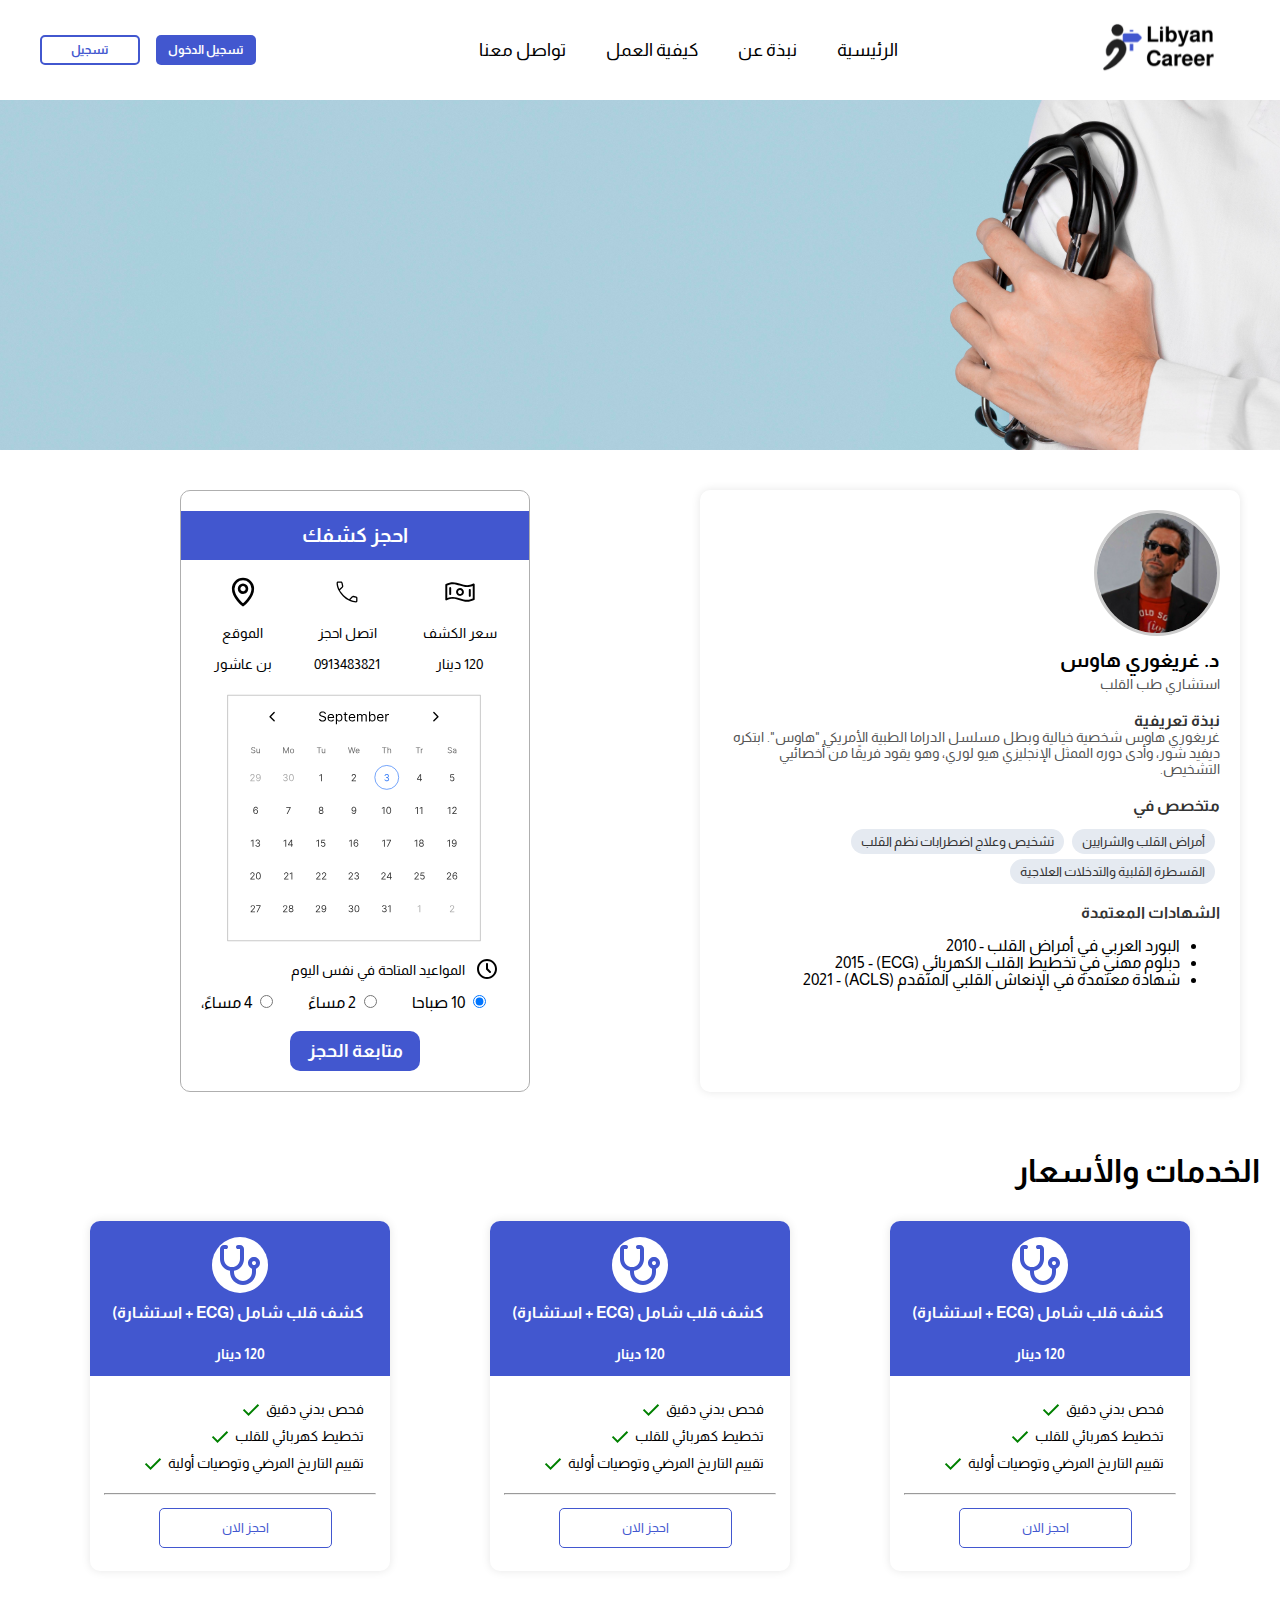
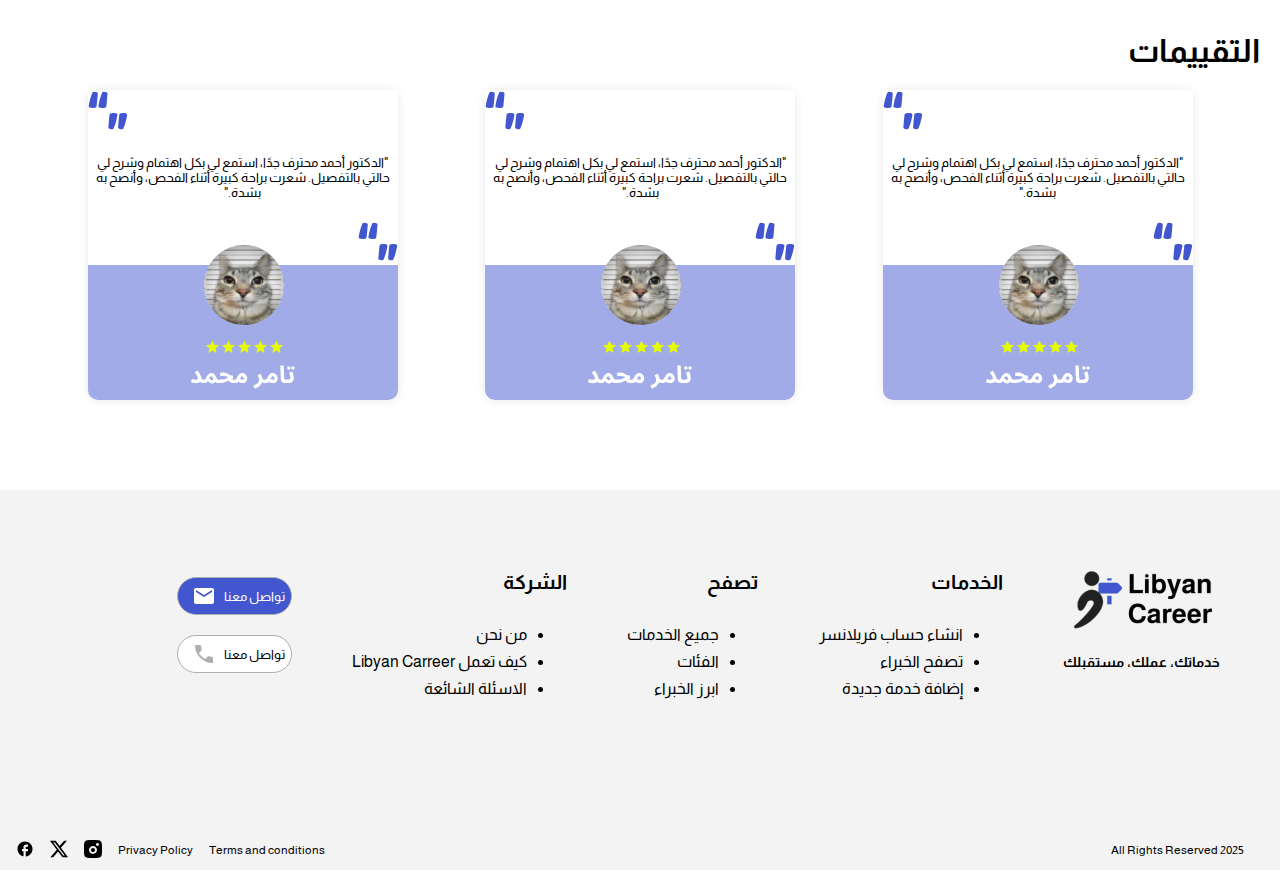
<file: profilePageDR.house.html>
<!DOCTYPE html>
<html lang="en" dir="rtl">
  <head>
    <meta charset="UTF-8" />
    <meta name="viewport" content="width=device-width, initial-scale=1.0" />
    <link
      href="https://fonts.googleapis.com/css2?family=Almarai:wght@300;400;700;800&display=swap"
      rel="stylesheet"
    />
    <link rel="stylesheet" href="CssFile/profilePage.css" />
    <link
      rel="icon"
      href="Pictures/Figma_OvkibuOt6y 2.svg"
      type="image/x-icon"
    />
    <title>Libyan Career - العميل</title>
  </head>
  <body>
    <header class="header">
      <a href="index.html">
        <img class="logo" src="Pictures/Figma_OvkibuOt6y 2.svg" alt="logo" />
      </a>

      <nav class="nav-bar">
        <ul class="nav-items">
          <li><a href="index.html">الرئيسية</a></li>
          <li><a href="index.html">نبذة عن</a></li>
          <li><a href="index.html">كيفية العمل</a></li>
          <li><a href="index.html">تواصل معنا</a></li>
        </ul>
      </nav>
      <div class="button-group">
        <a href="signIn.html">
          <button class="sign-inButton">تسجيل الدخول</button>
        </a>
        <a href="signUp.html">
          <button class="register-button">تسجيل</button>
        </a>
      </div>
    </header>
    <section class="cover-section"></section>
    <div class="container">
      <div class="card">
        <div class="doctor-info">
          <img
            src="Pictures/39cb25574ff517faf17a663f2fece91b.jpg"
            class="profile-img"
            alt="د. احمد محمد"
          />
          <h2>د. غريغوري هاوس</h2>
          <p>استشاري طب القلب</p>

          <div class="section-title">نبذة تعريفية</div>
          <p>
            غريغوري هاوس شخصية خيالية وبطل مسلسل الدراما الطبية الأمريكي "هاوس".
            ابتكره ديفيد شور، وأدى دوره الممثل الإنجليزي هيو لوري، وهو يقود
            فريقًا من أخصائيي التشخيص.
          </p>
          <div class="section-title">متخصص في</div>
          <div class="tags">
            <span class="tag">أمراض القلب والشرايين</span>
            <span class="tag">تشخيص وعلاج اضطرابات نظم القلب</span>
            <span class="tag">القسطرة القلبية والتدخلات العلاجية</span>
          </div>

          <div class="section-title">الشهادات المعتمدة</div>
          <ul>
            <li>البورد العربي في أمراض القلب - 2010</li>
            <li>دبلوم مهني في تخطيط القلب الكهربائي (ECG) - 2015</li>
            <li>شهادة معتمدة في الإنعاش القلبي المتقدم (ACLS) - 2021</li>
          </ul>
        </div>
      </div>
      <div class="hiring-form">
        <div class="form-header">
          <h1>احجز كشفك</h1>
        </div>
        <div class="info-container">
          <div class="price">
            <img src="Pictures/price.svg" alt="" />
            <p>سعر الكشف</p>
            <span>120 دينار</span>
          </div>
          <div class="call">
            <img src="Pictures/callphonce.svg" alt="" />
            <p>اتصل احجز</p>
            <span>0913483821</span>
          </div>
          <div class="location">
            <img src="Pictures/locc.svg" alt="" />
            <p>الموقع</p>
            <span>بن عاشور</span>
          </div>
        </div>
        <img class="calender" src="Pictures/calender.svg" alt="" />
        <div class="time-select">
          <img src="Pictures/timr.svg" alt="" />
          <p>المواعيد المتاحة في نفس اليوم</p>
        </div>
        <div class="button-group">
          <label>
            <input type="radio" name="visit" checked />
            10 صباحا</label
          ><br />

          <label>
            <input type="radio" name="visit" />
            2 مساءً</label
          ><br />

          <label>
            <input type="radio" name="visit" />
            4 مساءً،
          </label>
        </div>
        <a href="bookingPage1.html">
          <button>متابعة الحجز</button>
        </a>
      </div>
    </div>
    <section class="services">
      <h1>الخدمات والأسعار</h1>
      <div class="card-container">
        <div class="service-card">
          <div class="card-header">
            <img src="Pictures/headsets.svg" alt="" />
            <h1>كشف قلب شامل (ECG + استشارة)</h1>
            <p>120 دينار</p>
          </div>
          <ul>
            <li>
              فحص بدني دقيق
              <img src="Pictures/material-symbols_check.svg" alt="" />
            </li>
            <li>
              تخطيط كهربائي للقلب
              <img src="Pictures/material-symbols_check.svg" alt="" />
            </li>
            <li>
              تقييم التاريخ المرضي وتوصيات أولية
              <img src="Pictures/material-symbols_check.svg" alt="" />
            </li>
          </ul>
          <hr />
          <button>احجز الان</button>
        </div>
        <div class="service-card">
          <div class="card-header">
            <img src="Pictures/headsets.svg" alt="" />
            <h1>كشف قلب شامل (ECG + استشارة)</h1>
            <p>120 دينار</p>
          </div>
          <ul>
            <li>
              فحص بدني دقيق
              <img src="Pictures/material-symbols_check.svg" alt="" />
            </li>
            <li>
              تخطيط كهربائي للقلب
              <img src="Pictures/material-symbols_check.svg" alt="" />
            </li>
            <li>
              تقييم التاريخ المرضي وتوصيات أولية
              <img src="Pictures/material-symbols_check.svg" alt="" />
            </li>
          </ul>
          <hr />
          <button>احجز الان</button>
        </div>
        <div class="service-card">
          <div class="card-header">
            <img src="Pictures/headsets.svg" alt="" />
            <h1>كشف قلب شامل (ECG + استشارة)</h1>
            <p>120 دينار</p>
          </div>
          <ul>
            <li>
              فحص بدني دقيق
              <img src="Pictures/material-symbols_check.svg" alt="" />
            </li>
            <li>
              تخطيط كهربائي للقلب
              <img src="Pictures/material-symbols_check.svg" alt="" />
            </li>
            <li>
              تقييم التاريخ المرضي وتوصيات أولية
              <img src="Pictures/material-symbols_check.svg" alt="" />
            </li>
          </ul>
          <hr />
          <button>احجز الان</button>
        </div>
      </div>
    </section>
    <section class="rating-section">
      <h1>التقييمات</h1>
      <div class="ratings-container">
        <div class="rating-card">
          <div class="upper-half">
            <img class="left-mark" src="Pictures/mark.svg" alt="" />
            <p>
              "الدكتور أحمد محترف جدًا، استمع لي بكل اهتمام وشرح لي حالتي
              بالتفصيل. شعرت براحة كبيرة أثناء الفحص، وأنصح به بشدة."
            </p>
            <img src="Pictures/mark.svg" alt="" />
          </div>
          <img class="profile-pic" src="Pictures/rating profile.svg" alt="" />
        </div>
        <div class="rating-card">
          <div class="upper-half">
            <img class="left-mark" src="Pictures/mark.svg" alt="" />
            <p>
              "الدكتور أحمد محترف جدًا، استمع لي بكل اهتمام وشرح لي حالتي
              بالتفصيل. شعرت براحة كبيرة أثناء الفحص، وأنصح به بشدة."
            </p>
            <img src="Pictures/mark.svg" alt="" />
          </div>
          <img class="profile-pic" src="Pictures/rating profile.svg" alt="" />
        </div>
        <div class="rating-card">
          <div class="upper-half">
            <img class="left-mark" src="Pictures/mark.svg" alt="" />
            <p>
              "الدكتور أحمد محترف جدًا، استمع لي بكل اهتمام وشرح لي حالتي
              بالتفصيل. شعرت براحة كبيرة أثناء الفحص، وأنصح به بشدة."
            </p>
            <img src="Pictures/mark.svg" alt="" />
          </div>
          <img class="profile-pic" src="Pictures/rating profile.svg" alt="" />
        </div>
      </div>
    </section>
    <footer class="footer">
      <div class="mainFooter-container">
        <div class="footer-container">
          <img src="Pictures/Figma_OvkibuOt6y 2.svg" alt="" />
          <p>خدماتك، عملك، مستقبلك</p>
        </div>
        <div class="footer-container">
          <h5>الخدمات</h5>
          <ul>
            <li><a href="signUp.html">انشاء حساب فريلانسر</a></li>
            <li><a href="searchPage.html">تصفح الخبراء</a></li>
            <li><a href="">إضافة خدمة جديدة</a></li>
          </ul>
        </div>
        <div class="footer-container">
          <h5>تصفح</h5>
          <ul>
            <li><a href="index.html">جميع الخدمات</a></li>
            <li><a href="index.html">الفئات</a></li>
            <li><a href="index.html">ابرز الخبراء</a></li>
          </ul>
        </div>
        <div class="footer-container">
          <h5>الشركة</h5>
          <ul>
            <li><a href="index.html">من نحن</a></li>
            <li><a href="index.html">كيف تعمل Libyan Carreer</a></li>
            <li><a href="">الاسئلة الشائعة</a></li>
          </ul>
        </div>
        <div class="button-group3">
          <a href="index.html">
            <button class="email-button">
              تواصل معنا
              <img src="Pictures/ic_baseline-email.svg" alt="icon" />
            </button>
          </a>
          <a href="index.html">
            <button class="call-button">
              تواصل معنا
              <img src="Pictures/material-symbols_call.svg" alt="icon" />
            </button>
          </a>
        </div>
        <div class="footer-row">
          <a href="www.facebook.com" target="_blank">
            <img src="Pictures/ic_baseline-facebook.svg" alt="icon" />
          </a>
          <a href="https://x.com/Tamer_025" target="_blank">
            <img src="Pictures/prime_twitter.svg" alt="icon" />
          </a>
          <a href="https://www.instagram.com/tempo_707/" target="_blank">
            <img src="Pictures/insta.svg" alt="icon" />
          </a>
          <p>Privacy Policy</p>
          <p>Terms and conditions</p>
          <span>2025 All Rights Reserved</span>
        </div>
      </div>
    </footer>
  </body>
</html>
</file>
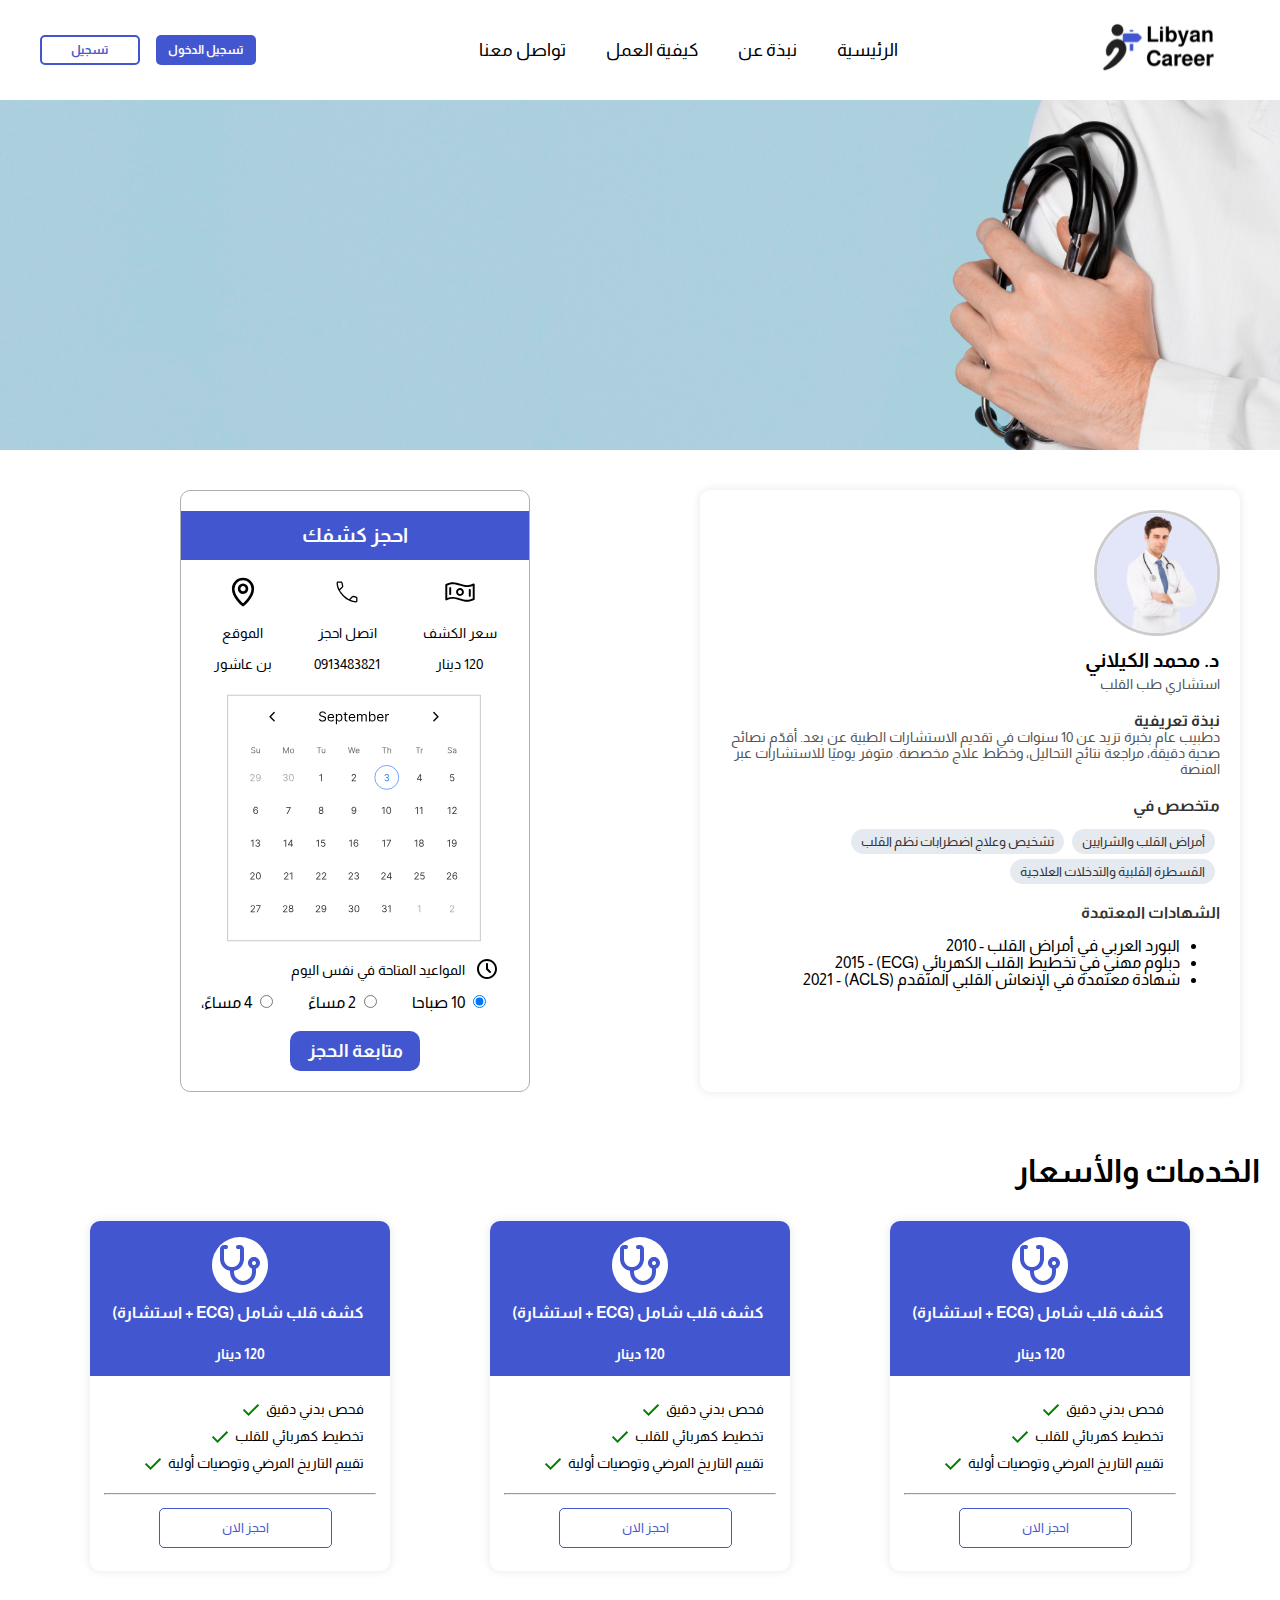
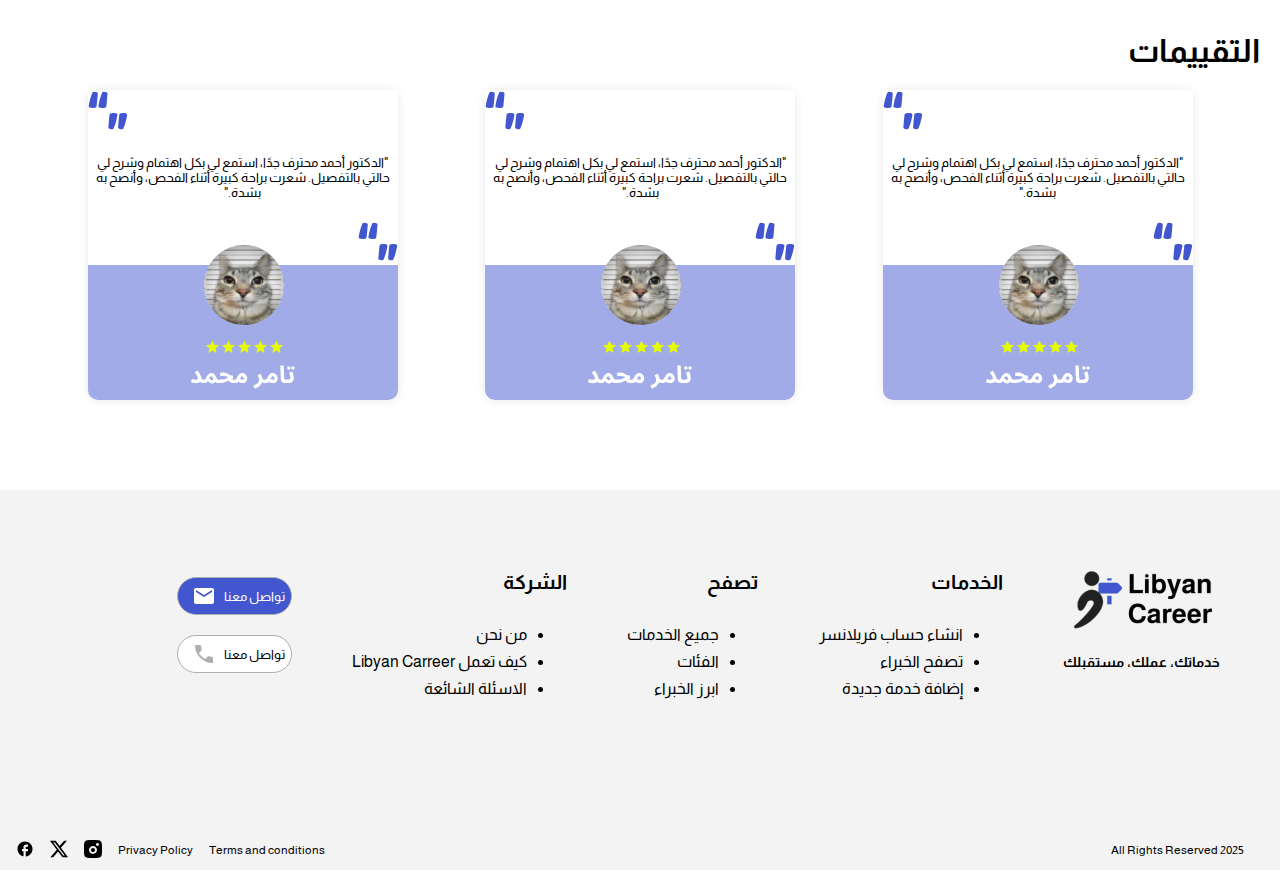
<file: profilePageDRmohammed.html>
<!DOCTYPE html>
<html lang="en" dir="rtl">
  <head>
    <meta charset="UTF-8" />
    <meta name="viewport" content="width=device-width, initial-scale=1.0" />
    <link
      href="https://fonts.googleapis.com/css2?family=Almarai:wght@300;400;700;800&display=swap"
      rel="stylesheet"
    />
    <link rel="stylesheet" href="CssFile/profilePage.css" />
    <link
      rel="icon"
      href="Pictures/Figma_OvkibuOt6y 2.svg"
      type="image/x-icon"
    />
    <title>Libyan Career - العميل</title>
  </head>
  <body>
    <header class="header">
      <a href="index.html">
        <img class="logo" src="Pictures/Figma_OvkibuOt6y 2.svg" alt="logo" />
      </a>
      <nav class="nav-bar">
        <ul class="nav-items">
          <li><a href="index.html">الرئيسية</a></li>
          <li><a href="index.html">نبذة عن</a></li>
          <li><a href="index.html">كيفية العمل</a></li>
          <li><a href="index.html">تواصل معنا</a></li>
        </ul>
      </nav>
      <div class="button-group">
        <a href="signIn.html">
          <button class="sign-inButton">تسجيل الدخول</button>
        </a>
        <a href="signUp.html">
          <button class="register-button">تسجيل</button>
        </a>
      </div>
    </header>
    <section class="cover-section"></section>
    <div class="container">
      <div class="card">
        <div class="doctor-info">
          <img
            src="Pictures/Frame 319.svg"
            class="profile-img"
            alt="د. احمد محمد"
          />
          <h2>د. محمد الكيلاني</h2>
          <p>استشاري طب القلب</p>

          <div class="section-title">نبذة تعريفية</div>
          <p>
            دطبيب عام بخبرة تزيد عن 10 سنوات في تقديم الاستشارات الطبية عن بعد.
            أقدّم نصائح صحية دقيقة، مراجعة نتائج التحاليل، وخطط علاج مخصصة.
            متوفر يوميًا للاستشارات عبر المنصة
          </p>

          <div class="section-title">متخصص في</div>
          <div class="tags">
            <span class="tag">أمراض القلب والشرايين</span>
            <span class="tag">تشخيص وعلاج اضطرابات نظم القلب</span>
            <span class="tag">القسطرة القلبية والتدخلات العلاجية</span>
          </div>

          <div class="section-title">الشهادات المعتمدة</div>
          <ul>
            <li>البورد العربي في أمراض القلب - 2010</li>
            <li>دبلوم مهني في تخطيط القلب الكهربائي (ECG) - 2015</li>
            <li>شهادة معتمدة في الإنعاش القلبي المتقدم (ACLS) - 2021</li>
          </ul>
        </div>
      </div>
      <div class="hiring-form">
        <div class="form-header">
          <h1>احجز كشفك</h1>
        </div>
        <div class="info-container">
          <div class="price">
            <img src="Pictures/price.svg" alt="" />
            <p>سعر الكشف</p>
            <span>120 دينار</span>
          </div>
          <div class="call">
            <img src="Pictures/callphonce.svg" alt="" />
            <p>اتصل احجز</p>
            <span>0913483821</span>
          </div>
          <div class="location">
            <img src="Pictures/locc.svg" alt="" />
            <p>الموقع</p>
            <span>بن عاشور</span>
          </div>
        </div>
        <img class="calender" src="Pictures/calender.svg" alt="" />
        <div class="time-select">
          <img src="Pictures/timr.svg" alt="" />
          <p>المواعيد المتاحة في نفس اليوم</p>
        </div>
        <div class="button-group">
          <label>
            <input type="radio" name="visit" checked />
            10 صباحا</label
          ><br />

          <label>
            <input type="radio" name="visit" />
            2 مساءً</label
          ><br />

          <label>
            <input type="radio" name="visit" />
            4 مساءً،
          </label>
        </div>
        <a href="bookingPage1.html">
          <button>متابعة الحجز</button>
        </a>
      </div>
    </div>
    <section class="services">
      <h1>الخدمات والأسعار</h1>
      <div class="card-container">
        <div class="service-card">
          <div class="card-header">
            <img src="Pictures/headsets.svg" alt="" />
            <h1>كشف قلب شامل (ECG + استشارة)</h1>
            <p>120 دينار</p>
          </div>
          <ul>
            <li>
              فحص بدني دقيق
              <img src="Pictures/material-symbols_check.svg" alt="" />
            </li>
            <li>
              تخطيط كهربائي للقلب
              <img src="Pictures/material-symbols_check.svg" alt="" />
            </li>
            <li>
              تقييم التاريخ المرضي وتوصيات أولية
              <img src="Pictures/material-symbols_check.svg" alt="" />
            </li>
          </ul>
          <hr />
          <button>احجز الان</button>
        </div>
        <div class="service-card">
          <div class="card-header">
            <img src="Pictures/headsets.svg" alt="" />
            <h1>كشف قلب شامل (ECG + استشارة)</h1>
            <p>120 دينار</p>
          </div>
          <ul>
            <li>
              فحص بدني دقيق
              <img src="Pictures/material-symbols_check.svg" alt="" />
            </li>
            <li>
              تخطيط كهربائي للقلب
              <img src="Pictures/material-symbols_check.svg" alt="" />
            </li>
            <li>
              تقييم التاريخ المرضي وتوصيات أولية
              <img src="Pictures/material-symbols_check.svg" alt="" />
            </li>
          </ul>
          <hr />
          <button>احجز الان</button>
        </div>
        <div class="service-card">
          <div class="card-header">
            <img src="Pictures/headsets.svg" alt="" />
            <h1>كشف قلب شامل (ECG + استشارة)</h1>
            <p>120 دينار</p>
          </div>
          <ul>
            <li>
              فحص بدني دقيق
              <img src="Pictures/material-symbols_check.svg" alt="" />
            </li>
            <li>
              تخطيط كهربائي للقلب
              <img src="Pictures/material-symbols_check.svg" alt="" />
            </li>
            <li>
              تقييم التاريخ المرضي وتوصيات أولية
              <img src="Pictures/material-symbols_check.svg" alt="" />
            </li>
          </ul>
          <hr />
          <button>احجز الان</button>
        </div>
      </div>
    </section>
    <section class="rating-section">
      <h1>التقييمات</h1>
      <div class="ratings-container">
        <div class="rating-card">
          <div class="upper-half">
            <img class="left-mark" src="Pictures/mark.svg" alt="" />
            <p>
              "الدكتور أحمد محترف جدًا، استمع لي بكل اهتمام وشرح لي حالتي
              بالتفصيل. شعرت براحة كبيرة أثناء الفحص، وأنصح به بشدة."
            </p>
            <img src="Pictures/mark.svg" alt="" />
          </div>
          <img class="profile-pic" src="Pictures/rating profile.svg" alt="" />
        </div>
        <div class="rating-card">
          <div class="upper-half">
            <img class="left-mark" src="Pictures/mark.svg" alt="" />
            <p>
              "الدكتور أحمد محترف جدًا، استمع لي بكل اهتمام وشرح لي حالتي
              بالتفصيل. شعرت براحة كبيرة أثناء الفحص، وأنصح به بشدة."
            </p>
            <img src="Pictures/mark.svg" alt="" />
          </div>
          <img class="profile-pic" src="Pictures/rating profile.svg" alt="" />
        </div>
        <div class="rating-card">
          <div class="upper-half">
            <img class="left-mark" src="Pictures/mark.svg" alt="" />
            <p>
              "الدكتور أحمد محترف جدًا، استمع لي بكل اهتمام وشرح لي حالتي
              بالتفصيل. شعرت براحة كبيرة أثناء الفحص، وأنصح به بشدة."
            </p>
            <img src="Pictures/mark.svg" alt="" />
          </div>
          <img class="profile-pic" src="Pictures/rating profile.svg" alt="" />
        </div>
      </div>
    </section>
    <footer class="footer">
      <div class="mainFooter-container">
        <div class="footer-container">
          <img src="Pictures/Figma_OvkibuOt6y 2.svg" alt="" />
          <p>خدماتك، عملك، مستقبلك</p>
        </div>
        <div class="footer-container">
          <h5>الخدمات</h5>
          <ul>
            <li><a href="signUp.html">انشاء حساب فريلانسر</a></li>
            <li><a href="index.html">تصفح الخبراء</a></li>
            <li><a href="index.html">إضافة خدمة جديدة</a></li>
          </ul>
        </div>
        <div class="footer-container">
          <h5>تصفح</h5>
          <ul>
            <li><a href="index.html">جميع الخدمات</a></li>
            <li><a href="index.html">الفئات</a></li>
            <li><a href="index.html">ابرز الخبراء</a></li>
          </ul>
        </div>
        <div class="footer-container">
          <h5>الشركة</h5>
          <ul>
            <li><a href="index.html">من نحن</a></li>
            <li><a href="index.html">كيف تعمل Libyan Carreer</a></li>
            <li><a href="">الاسئلة الشائعة</a></li>
          </ul>
        </div>
        <div class="button-group3">
          <button class="email-button">
            تواصل معنا
            <img src="Pictures/ic_baseline-email.svg" alt="icon" />
          </button>
          <button class="call-button">
            تواصل معنا
            <img src="Pictures/material-symbols_call.svg" alt="icon" />
          </button>
        </div>
        <div class="footer-row">
          <a href="www.facebook.com" target="_blank">
            <img src="Pictures/ic_baseline-facebook.svg" alt="icon" />
          </a>
          <a href="https://x.com/Tamer_025" target="_blank">
            <img src="Pictures/prime_twitter.svg" alt="icon" />
          </a>
          <a href="https://www.instagram.com/tempo_707/" target="_blank">
            <img src="Pictures/insta.svg" alt="icon" />
          </a>
          <p>Privacy Policy</p>
          <p>Terms and conditions</p>
          <span>2025 All Rights Reserved</span>
        </div>
      </div>
    </footer>
  </body>
</html>
</file>
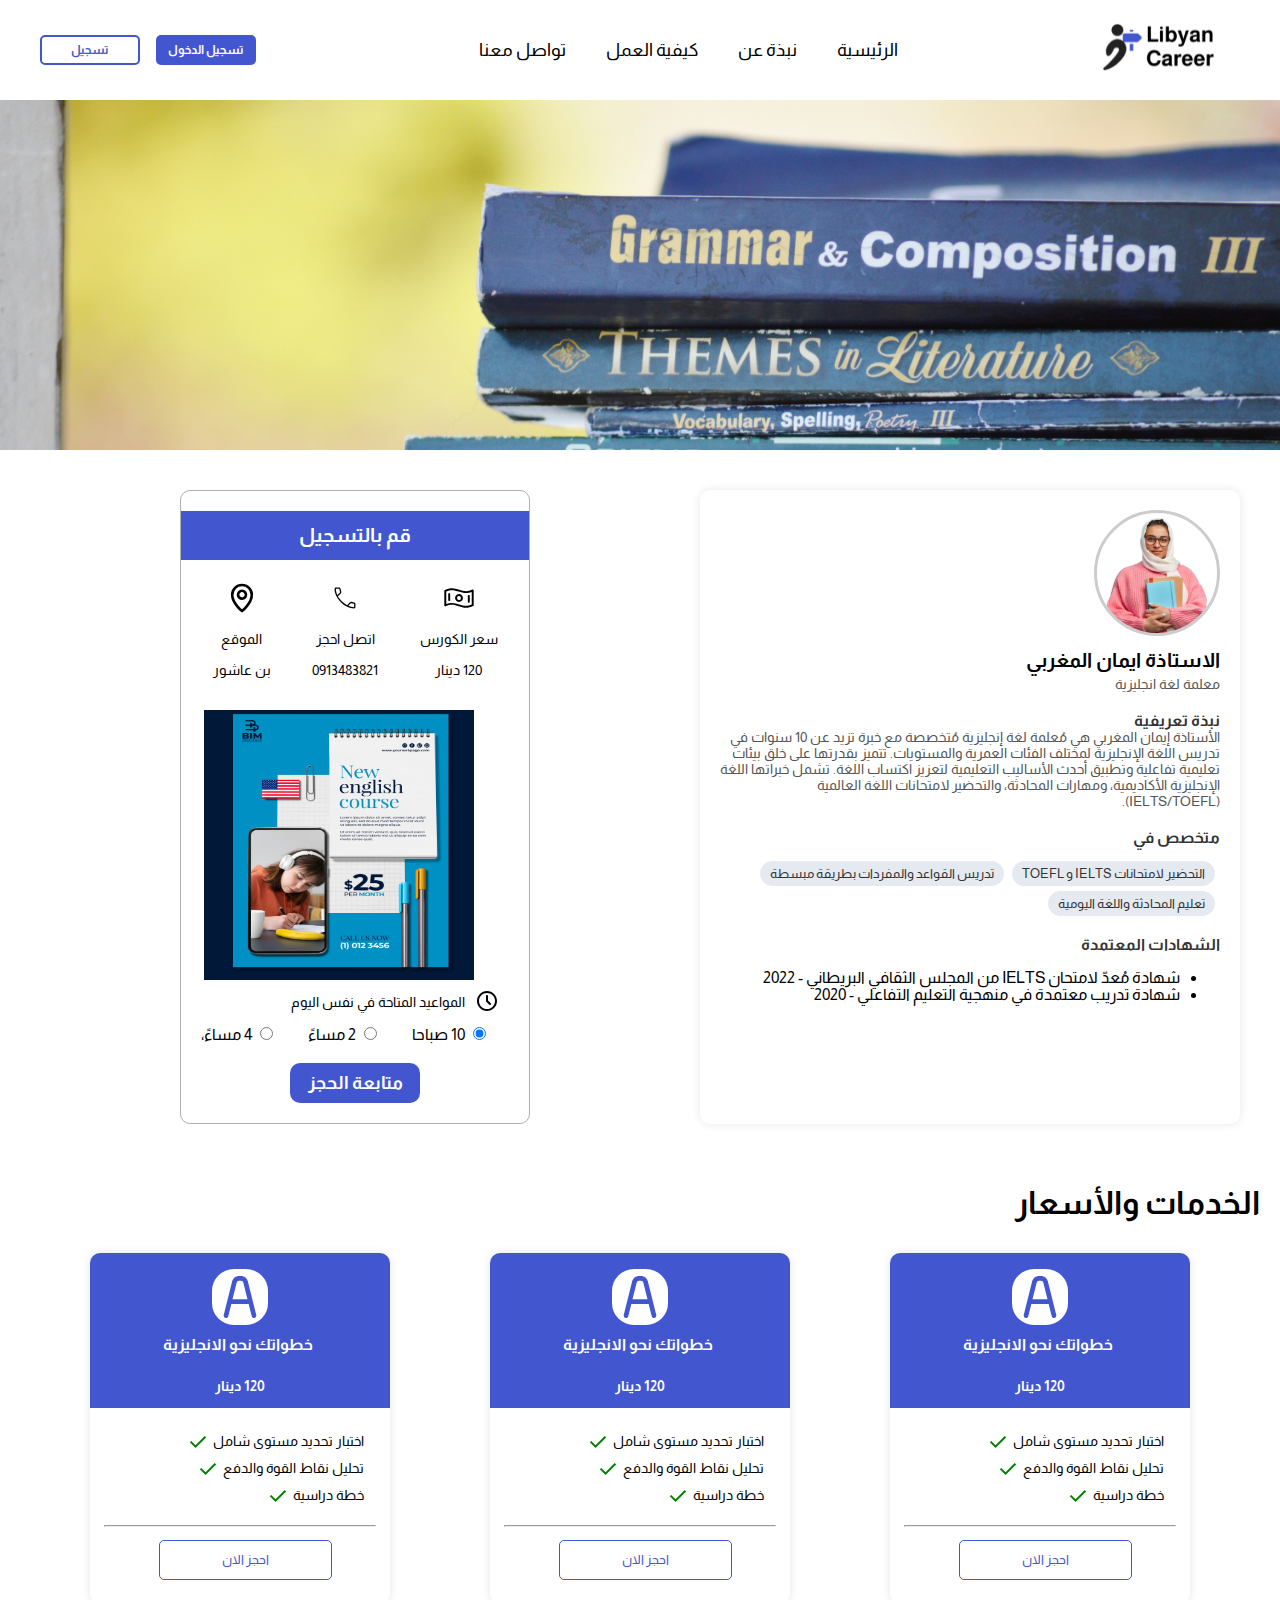
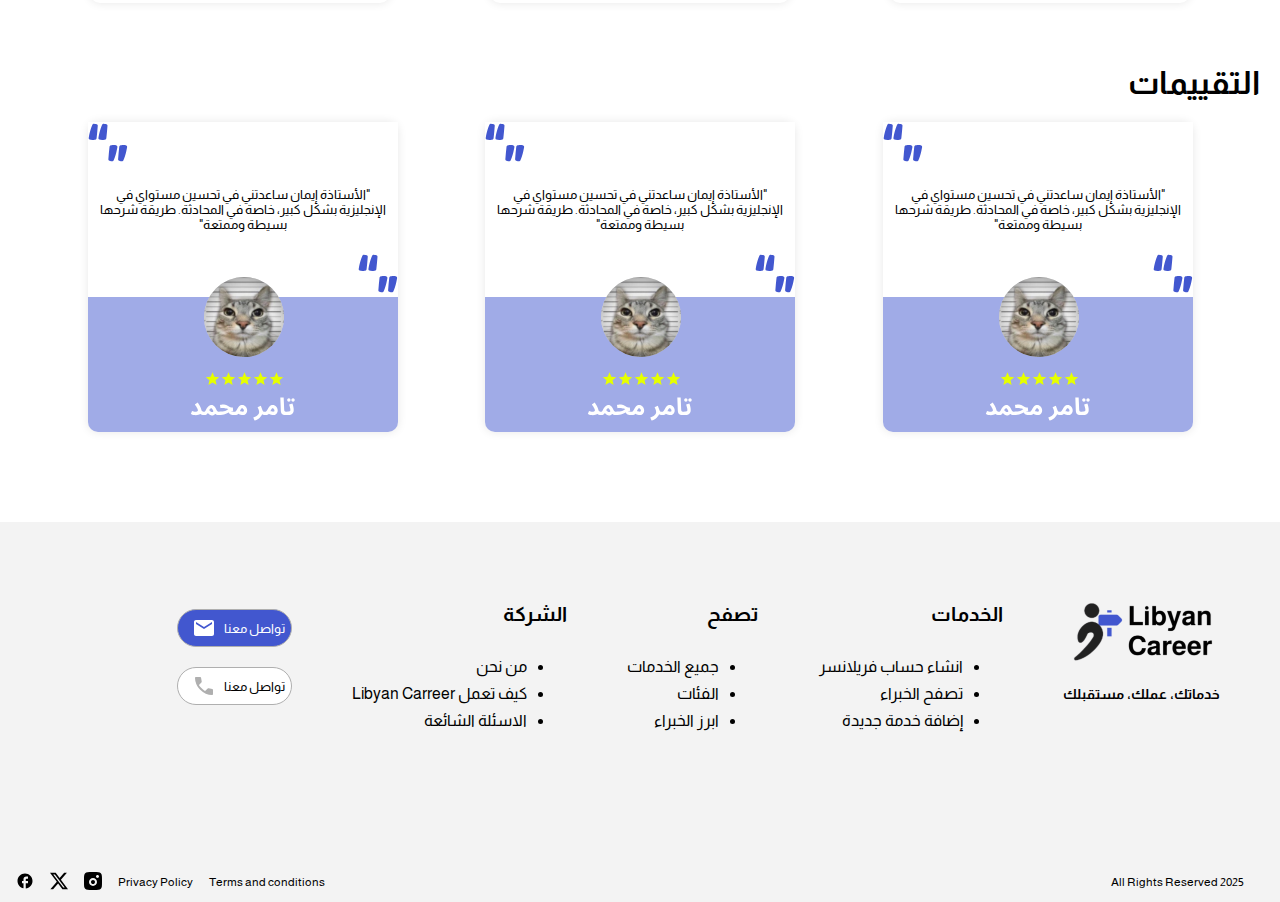
<file: profilePageTeacher.html>
<!DOCTYPE html>
<html lang="en" dir="rtl">
  <head>
    <meta charset="UTF-8" />
    <meta name="viewport" content="width=device-width, initial-scale=1.0" />
    <link
      href="https://fonts.googleapis.com/css2?family=Almarai:wght@300;400;700;800&display=swap"
      rel="stylesheet"
    />
    <link rel="stylesheet" href="CssFile/profilePageTech.css" />
    <link
      rel="icon"
      href="Pictures/Figma_OvkibuOt6y 2.svg"
      type="image/x-icon"
    />
    <title>Libyan Career - العميل</title>
  </head>
  <body>
    <header class="header">
      <a href="index.html">
        <img class="logo" src="Pictures/Figma_OvkibuOt6y 2.svg" alt="logo" />
      </a>

      <nav class="nav-bar">
        <ul class="nav-items">
          <li><a href="index.html">الرئيسية</a></li>
          <li><a href="index.html">نبذة عن</a></li>
          <li><a href="index.html">كيفية العمل</a></li>
          <li><a href="index.html">تواصل معنا</a></li>
        </ul>
      </nav>
      <div class="button-group">
        <a href="signIn.html">
          <button class="sign-inButton">تسجيل الدخول</button>
        </a>
        <a href="signUp.html">
          <button class="register-button">تسجيل</button>
        </a>
      </div>
    </header>
    <section class="cover-section"></section>
    <div class="container">
      <div class="card">
        <div class="doctor-info">
          <img
            src="Pictures/muslim-woman-wearing-pink-sweater 1.svg"
            class="profile-img"
            alt="الاستاذة ايمان المغربي"
          />
          <h2>الاستاذة ايمان المغربي</h2>
          <p>معلمة لغة انجليزية</p>

          <div class="section-title">نبذة تعريفية</div>
          <p>
            الأستاذة إيمان المغربي هي مُعلمة لغة إنجليزية مُتخصصة مع خبرة تزيد
            عن 10 سنوات في تدريس اللغة الإنجليزية لمختلف الفئات العمرية
            والمستويات. تتميز بقدرتها على خلق بيئات تعليمية تفاعلية وتطبيق أحدث
            الأساليب التعليمية لتعزيز اكتساب اللغة. تشمل خبراتها اللغة
            الإنجليزية الأكاديمية، ومهارات المحادثة، والتحضير لامتحانات اللغة
            العالمية (IELTS/TOEFL).
          </p>

          <div class="section-title">متخصص في</div>
          <div class="tags">
            <span class="tag">التحضير لامتحانات IELTS و TOEFL </span>
            <span class="tag">تدريس القواعد والمفردات بطريقة مبسطة </span>
            <span class="tag">تعليم المحادثة واللغة اليومية</span>
          </div>

          <div class="section-title">الشهادات المعتمدة</div>
          <ul>
            <li>
              شهادة مُعدّ لامتحان IELTS من المجلس الثقافي البريطاني - 2022
            </li>
            <li>شهادة تدريب معتمدة في منهجية التعليم التفاعلي - 2020</li>
          </ul>
        </div>
      </div>
      <div class="hiring-form">
        <div class="form-header">
          <h1>قم بالتسجيل</h1>
        </div>
        <div class="info-container">
          <div class="price">
            <img src="Pictures/price.svg" alt="" />
            <p>سعر الكورس</p>
            <span>120 دينار</span>
          </div>
          <div class="call">
            <img src="Pictures/callphonce.svg" alt="" />
            <p>اتصل احجز</p>
            <span>0913483821</span>
          </div>
          <div class="location">
            <img src="Pictures/locc.svg" alt="" />
            <p>الموقع</p>
            <span>بن عاشور</span>
          </div>
        </div>
        <img class="ad" src="Pictures/7324866.jpg" alt="" />
        <div class="time-select">
          <img src="Pictures/timr.svg" alt="" />
          <p>المواعيد المتاحة في نفس اليوم</p>
        </div>
        <div class="button-group">
          <label>
            <input type="radio" name="visit" checked />
            10 صباحا</label
          ><br />

          <label>
            <input type="radio" name="visit" />
            2 مساءً</label
          ><br />

          <label>
            <input type="radio" name="visit" />
            4 مساءً،
          </label>
        </div>
        <a href="bookingPage1.html">
          <button>متابعة الحجز</button>
        </a>
      </div>
    </div>
    <section class="services">
      <h1>الخدمات والأسعار</h1>
      <div class="card-container">
        <div class="service-card">
          <div class="card-header">
            <img src="Pictures/uil_letter-english-a.svg" alt="" />
            <h1>خطواتك نحو الانجليزية</h1>
            <p>120 دينار</p>
          </div>
          <ul>
            <li>
              اختبار تحديد مستوى شامل
              <img src="Pictures/material-symbols_check.svg" alt="" />
            </li>
            <li>
              تحليل نقاط القوة والدفع
              <img src="Pictures/material-symbols_check.svg" alt="" />
            </li>
            <li>
              خطة دراسية
              <img src="Pictures/material-symbols_check.svg" alt="" />
            </li>
          </ul>
          <hr />
          <button>احجز الان</button>
        </div>
        <div class="service-card">
          <div class="card-header">
            <img src="Pictures/uil_letter-english-a.svg" alt="" />
            <h1>خطواتك نحو الانجليزية</h1>
            <p>120 دينار</p>
          </div>
          <ul>
            <li>
              اختبار تحديد مستوى شامل
              <img src="Pictures/material-symbols_check.svg" alt="" />
            </li>
            <li>
              تحليل نقاط القوة والدفع
              <img src="Pictures/material-symbols_check.svg" alt="" />
            </li>
            <li>
              خطة دراسية
              <img src="Pictures/material-symbols_check.svg" alt="" />
            </li>
          </ul>
          <hr />
          <button>احجز الان</button>
        </div>
        <div class="service-card">
          <div class="card-header">
            <img src="Pictures/uil_letter-english-a.svg" alt="" />
            <h1>خطواتك نحو الانجليزية</h1>
            <p>120 دينار</p>
          </div>
          <ul>
            <li>
              اختبار تحديد مستوى شامل
              <img src="Pictures/material-symbols_check.svg" alt="" />
            </li>
            <li>
              تحليل نقاط القوة والدفع
              <img src="Pictures/material-symbols_check.svg" alt="" />
            </li>
            <li>
              خطة دراسية
              <img src="Pictures/material-symbols_check.svg" alt="" />
            </li>
          </ul>
          <hr />
          <button>احجز الان</button>
        </div>
      </div>
    </section>
    <section class="rating-section">
      <h1>التقييمات</h1>
      <div class="ratings-container">
        <div class="rating-card">
          <div class="upper-half">
            <img class="left-mark" src="Pictures/mark.svg" alt="" />
            <p>
              "الأستاذة إيمان ساعدتني في تحسين مستواي في الإنجليزية بشكل كبير،
              خاصة في المحادثة. طريقة شرحها بسيطة وممتعة"
            </p>
            <img src="Pictures/mark.svg" alt="" />
          </div>
          <img class="profile-pic" src="Pictures/rating profile.svg" alt="" />
        </div>
        <div class="rating-card">
          <div class="upper-half">
            <img class="left-mark" src="Pictures/mark.svg" alt="" />
            <p>
              "الأستاذة إيمان ساعدتني في تحسين مستواي في الإنجليزية بشكل كبير،
              خاصة في المحادثة. طريقة شرحها بسيطة وممتعة"
            </p>
            <img src="Pictures/mark.svg" alt="" />
          </div>
          <img class="profile-pic" src="Pictures/rating profile.svg" alt="" />
        </div>
        <div class="rating-card">
          <div class="upper-half">
            <img class="left-mark" src="Pictures/mark.svg" alt="" />
            <p>
              "الأستاذة إيمان ساعدتني في تحسين مستواي في الإنجليزية بشكل كبير،
              خاصة في المحادثة. طريقة شرحها بسيطة وممتعة"
            </p>
            <img src="Pictures/mark.svg" alt="" />
          </div>
          <img class="profile-pic" src="Pictures/rating profile.svg" alt="" />
        </div>
      </div>
    </section>
    <footer class="footer">
      <div class="mainFooter-container">
        <div class="footer-container">
          <img src="Pictures/Figma_OvkibuOt6y 2.svg" alt="" />
          <p>خدماتك، عملك، مستقبلك</p>
        </div>
        <div class="footer-container">
          <h5>الخدمات</h5>
          <ul>
            <li><a href="signUp.html">انشاء حساب فريلانسر</a></li>
            <li><a href="searchPage.html">تصفح الخبراء</a></li>
            <li><a href="">إضافة خدمة جديدة</a></li>
          </ul>
        </div>
        <div class="footer-container">
          <h5>تصفح</h5>
          <ul>
            <li><a href="signUp.html">جميع الخدمات</a></li>
            <li><a href="signUp.html">الفئات</a></li>
            <li><a href="signUp.html">ابرز الخبراء</a></li>
          </ul>
        </div>
        <div class="footer-container">
          <h5>الشركة</h5>
          <ul>
            <li><a href="index.html">من نحن</a></li>
            <li><a href="index.html">كيف تعمل Libyan Carreer</a></li>
            <li><a href="">الاسئلة الشائعة</a></li>
          </ul>
        </div>
        <div class="button-group3">
          <a href="index.html">
            <button class="email-button">
              تواصل معنا
              <img src="Pictures/ic_baseline-email.svg" alt="icon" />
            </button>
          </a>
          <a href="index.html">
            <button class="call-button">
              تواصل معنا
              <img src="Pictures/material-symbols_call.svg" alt="icon" />
            </button>
          </a>
        </div>
        <div class="footer-row">
          <a href="www.facebook.com" target="_blank">
            <img src="Pictures/ic_baseline-facebook.svg" alt="icon" />
          </a>
          <a href="https://x.com/Tamer_025" target="_blank">
            <img src="Pictures/prime_twitter.svg" alt="icon" />
          </a>
          <a href="https://www.instagram.com/tempo_707/" target="_blank">
            <img src="Pictures/insta.svg" alt="icon" />
          </a>
          <p>Privacy Policy</p>
          <p>Terms and conditions</p>
          <span>2025 All Rights Reserved</span>
        </div>
      </div>
    </footer>
  </body>
</html>
</file>
<file: CssFile/profilePage.css>
body {
  font-family: "Almarai", sans-serif;
  min-height: 100vh;
  width: 100%;
  margin: 0;
  padding: 0;
  display: flex;
  flex-direction: column;
  overflow-x: hidden;
}

body,
button,
input,
select,
textarea {
  font-family: "Almarai", sans-serif;
}
/* header Section */
.header {
  display: flex;
  align-items: center;
  justify-content: space-between;
  padding: 20px 60px;
  height: 100px;
  background-color: white;
  box-sizing: border-box;
}

.logo {
  width: 120px;
  height: auto;
}

.nav-items {
  display: flex;
  gap: 40px;
  list-style: none;
  margin: 0;
  padding: 0;
}

.nav-items li a {
  position: relative;
  text-decoration: none;
  color: black;
  font-size: 18px;
  font-weight: 500;
  padding: 5px 0;
}

.nav-items li a::after {
  content: "";
  position: absolute;
  left: 0;
  bottom: 0;
  width: 0;
  height: 2px;
  background-color: #4257cf;
  transition: width 0.3s ease;
}

.nav-items li a:hover::after {
  width: 100%;
}

.button-group {
  display: flex;
  gap: 16px;
  position: relative;
  right: 20px;
}

.sign-inButton,
.register-button {
  width: 100px;
  height: 30px;
  border-radius: 5px;
  font-size: 12px;
  font-weight: 545;
  cursor: pointer;
  font-family: "Almarai", sans-serif;
}

.sign-inButton {
  background-color: #4257cf;
  border: none;
  color: white;
}
.sign-inButton:hover {
  background-color: #3a4bc7;
}

.register-button {
  background-color: white;
  border: 2px solid #4257cf;
  color: #4257cf;
}
.register-button:hover {
  background-color: #4257cf;
  color: white;
}

/* cover Section */

.cover-section {
  background-image: url("../Pictures/ProfileCover.svg");
  background-size: cover;
  background-position: center;
  width: 100%;
  height: 350px;
}

/* info-section */
.container {
  display: flex;
  flex-direction: row;
  padding: 40px;
  gap: 30px;
}

.card {
  background-color: white;
  border-radius: 10px;
  box-shadow: 0 0 10px rgba(0, 0, 0, 0.1);
  padding: 20px;
  max-width: 500px;
  flex: 1;
}

.profile-img {
  width: 120px;
  height: 120px;
  border-radius: 50%;
  object-fit: cover;
  border: 3px solid #ccc;
}

.doctor-info {
  text-align: right;
}

.doctor-info h2 {
  margin: 10px 0 5px;
  font-size: 20px;
}

.doctor-info p {
  margin: 0;
  color: #555;
  font-size: 14px;
}

.section-title {
  margin-top: 20px;
  font-weight: bold;
  color: #333;
}

.tags {
  margin-top: 10px;
}

.tag {
  display: inline-block;
  background: #e5eaf1;
  color: #333;
  padding: 5px 10px;
  border-radius: 15px;
  margin: 5px 5px 0 0;
  font-size: 13px;
}

.booking-card {
  background-color: #ffffff;
  border: 2px solid #007bff;
  border-radius: 10px;
  max-width: 350px;
  padding: 20px;
  text-align: center;
}

.booking-card h3 {
  background-color: #007bff;
  color: white;
  padding: 10px;
  margin: -20px -20px 20px -20px;
  border-top-right-radius: 10px;
  border-top-left-radius: 10px;
  font-size: 18px;
}

.hiring-form {
  background-color: #ffffff;
  border: 1px solid #afafaf;
  border-radius: 10px;
  width: 100%;
  max-width: 350px;
  text-align: center;
  display: flex;
  flex-direction: column;
  justify-content: flex-start;
  padding: 20px;
  box-sizing: border-box;
  margin-right: 140px;
}
.form-header {
  background-color: #4257cf;
  width: 113%;
  display: flex;
  justify-content: center;
  position: relative;
  left: 20px;
}

.form-header h1 {
  text-align: center;
  color: white;
  font-size: 20px;
  font-weight: bold;
}

.info-container {
  display: flex;
  justify-content: space-evenly;
  gap: 30px;
  margin-top: 16px;
}

.info-container img {
  width: 32px;
  height: 32px;
}

.price span,
p {
  font-size: 14px;
}

.call span,
p {
  font-size: 14px;
}

.location span,
p {
  font-size: 14px;
}

.calender {
  width: 370px;
  height: 260px;
  margin-top: 16px;
  position: relative;
  left: 30px;
}

.time-select {
  display: flex;
  gap: 10px;
  margin-right: 10px;
}

.hiring-form button {
  background-color: #4257cf;
  font-weight: bold;
  font-size: 18px;
  border: none;
  color: #ffffff;
  width: 130px;
  height: 40px;
  border-radius: 10px;
  margin-top: 20px;
  cursor: pointer;
}
.hiring-form button:hover {
  background-color: #3a4bc7;
}

/* service-section */

.services h1 {
  margin-right: 20px;
}
.service-card {
  width: 300px;
  height: 350px;
  border-radius: 10px;
  box-shadow: 0 0 10px rgba(0, 0, 0, 0.1);
  display: flex;
  flex-direction: column;
}

.card-header {
  background-color: #4257cf;
  display: flex;
  flex-direction: column;
  align-items: center;
  border-top-left-radius: 10px;
  border-top-right-radius: 10px;
}

.card-header img {
  width: 56px;
  height: 56px;
  margin-top: 16px;
}

.card-header h1 {
  font-size: 16px;
  color: #ffffff;
  text-align: center;
  margin-left: 16px;
}

.card-header p {
  text-align: center;
  color: #ffffff;
  font-weight: bold;
}

.service-card ul {
  list-style-type: none;
  font-size: 14px;
  position: relative;
  left: 14px;
}
.service-card ul img {
  position: relative;
  top: 8px;
}

.service-card hr {
  width: 90%;
}

.service-card button {
  width: 173px;
  height: 40px;
  background-color: #ffffff;
  color: #4257cf;
  border: 1px solid #4257cf;
  border-radius: 5px;
  margin-right: 58px;
  margin-top: 5px;
  cursor: pointer;
}

.service-card button:hover {
  background-color: #4257cf;
  color: #ffffff;
}

.card-container {
  display: flex;
  justify-content: space-evenly;
  gap: 10px;
  margin-top: 32px;
}

/* ratings-section */
.rating-section {
  margin-top: 40px;
}
.rating-section h1 {
  margin-right: 20px;
}

.rating-card {
  background-color: rgba(66, 87, 207, 0.5);
  width: 310px;
  height: 310px;
  border-radius: 10px;
  box-shadow: 0 0 10px rgba(0, 0, 0, 0.1);
  position: relative;
}
.rating-card .profile-pic {
  margin-right: 100px;
  position: relative;
  bottom: 20px;
}
.upper-half {
  background-color: #ffffff;
  position: relative;
}

.ratings-container {
  display: flex;
  justify-content: space-evenly;
}

.left-mark {
  margin-right: 270px;
}

.upper-half p {
  text-align: center;
  font-size: 13px;
  padding: 8px;
}

/* footer */
.footer {
  margin-top: 90px;
}

.button-group3 a {
  text-decoration: none;
}
.mainFooter-container {
  height: 270px;
  background-color: #f3f3f3;
  display: flex;
  gap: 60px;
  padding-top: 50px;
  padding-bottom: 60px;
  padding-right: 60px;
  padding-bottom: 60px;
  align-items: center;
  position: relative;
}

.footer-container h5 {
  font-size: 20px;
}

.footer-container p {
  font-weight: bold;
}

.footer-container img {
  height: auto;
  width: 150px;
  margin-top: 0px;
}

.footer-container a {
  text-decoration: none;
  color: black;
}

.footer-container li {
  margin-bottom: 10px;
}

.email-button {
  height: 38px;
  width: 115px;
  display: flex;
  align-items: center;
  gap: 8px;
  border-radius: 25px;
  border: 1px solid #afafaf;
  background-color: #4257cf;
  color: white;
  cursor: pointer;
}

.email-button:hover {
  background-color: #3a4bc7;
}

.call-button {
  display: flex;
  align-items: center;
  gap: 8px;
  border-radius: 25px;
  border: 1px solid #afafaf;
  background-color: white;
  height: 38px;
  width: 115px;
  cursor: pointer;
}

.call-button:hover {
  background-color: #4257cf;
  color: white;
}

.button-group3 {
  display: flex;
  flex-direction: column;
  gap: 20px;
}

.email-button img {
  width: 24px;
  height: 24px;
}

.call-button img {
  width: 24px;
  height: 24px;
}
.footer-container,
.button-group3 {
  position: relative;
  bottom: 50px;
}
.footer-row {
  display: flex;
  align-items: center;
  justify-content: space-evenly;
  flex-direction: row-reverse;
  gap: 16px;
  position: absolute;
  bottom: 1px;
  left: 16px;
}

.footer-row img {
  height: 18px;
  width: 18px;
}

.footer-row p {
  font-size: 12px;
}

.footer-row span {
  font-size: 12px;
  position: relative;
  left: 770px;
}
/* Tablets (≤1024px) */
@media (max-width: 1024px) {
  .header {
    flex-direction: column;
    height: auto;
    gap: 16px;
    padding: 20px;
  }

  .nav-items {
    gap: 20px;
    flex-wrap: wrap;
    justify-content: center;
  }

  .button-group {
    position: static;
    justify-content: center;
  }

  .container,
  .card-container,
  .ratings-container {
    flex-wrap: wrap;
    justify-content: center;
  }

  .hiring-form {
    margin-right: 0;
    max-width: 100%;
  }

  .info-container {
    flex-direction: column;
    align-items: center;
    gap: 20px;
  }

  .calender {
    width: 100%;
    height: auto;
    position: relative;
    right: 5px;
  }

  .service-card,
  .rating-card {
    width: 90%;
    margin-bottom: 24px;
  }

  .mainFooter-container {
    flex-wrap: wrap;
    height: auto;
    justify-content: center;
    gap: 40px;
    padding: 40px 20px;
  }

  .footer-container,
  .button-group3 {
    bottom: 0;
  }

  .footer-row {
    position: static;
    flex-direction: column;
    align-items: center;
    margin-top: 20px;
  }

  .footer-row span {
    position: static;
    margin-top: 8px;
    text-align: center;
  }
}

/* Phones (≤768px) */
@media (max-width: 768px) {
  .header {
    padding: 16px;
  }

  .nav-items li a {
    display: none;
  }

  .button-group {
    flex-direction: column;
    align-items: center;
    gap: 10px;
  }

  .container {
    flex-direction: column;
    padding: 20px;
    gap: 20px;
  }

  .card,
  .booking-card,
  .hiring-form {
    max-width: 100%;
    width: 100%;
  }

  .form-header h1 {
    font-size: 18px;
  }

  .info-container {
    flex-direction: column;
    align-items: center;
    gap: 20px;
  }

  .card-container {
    flex-direction: column;
    align-items: center;
  }

  .service-card,
  .rating-card {
    width: 100%;
    max-width: 320px;
    margin-bottom: 24px;
  }

  .mainFooter-container {
    flex-direction: column;
    align-items: center;
    padding: 40px 20px;
  }

  .footer-container {
    text-align: center;
  }

  .footer-row {
    flex-direction: column;
    align-items: center;
    margin-top: 30px;
    gap: 8px;
  }

  .footer-row span {
    position: static;
    text-align: center;
  }
}
</file>
<file: CssFile/profilePageTech.css>
body {
  font-family: "Almarai", sans-serif;
  min-height: 100vh;
  width: 100%;
  margin: 0;
  padding: 0;
  display: flex;
  flex-direction: column;
  overflow-x: hidden;
}

body,
button,
input,
select,
textarea {
  font-family: "Almarai", sans-serif;
}
/* header Section */
.header {
  display: flex;
  align-items: center;
  justify-content: space-between;
  padding: 20px 60px;
  height: 100px;
  background-color: white;
  box-sizing: border-box;
}

.logo {
  width: 120px;
  height: auto;
}

.nav-items {
  display: flex;
  gap: 40px;
  list-style: none;
  margin: 0;
  padding: 0;
}

.nav-items li a {
  position: relative;
  text-decoration: none;
  color: black;
  font-size: 18px;
  font-weight: 500;
  padding: 5px 0;
}

.nav-items li a::after {
  content: "";
  position: absolute;
  left: 0;
  bottom: 0;
  width: 0;
  height: 2px;
  background-color: #4257cf;
  transition: width 0.3s ease;
}

.nav-items li a:hover::after {
  width: 100%;
}

.button-group {
  display: flex;
  gap: 16px;
  position: relative;
  right: 20px;
}

.sign-inButton,
.register-button {
  width: 100px;
  height: 30px;
  border-radius: 5px;
  font-size: 12px;
  font-weight: 545;
  cursor: pointer;
  font-family: "Almarai", sans-serif;
}

.sign-inButton {
  background-color: #4257cf;
  border: none;
  color: white;
}
.sign-inButton:hover {
  background-color: #3a4bc7;
}

.register-button {
  background-color: white;
  border: 2px solid #4257cf;
  color: #4257cf;
}
.register-button:hover {
  background-color: #4257cf;
  color: white;
}

/* cover Section */

.cover-section {
  background-image: url("../Pictures/clarissa-watson-jAebodq7oxk-unsplash.jpg");
  background-size: cover;
  background-position: center;
  width: 100%;
  height: 350px;
}

/* info-section */
.container {
  display: flex;
  flex-direction: row;
  padding: 40px;
  gap: 30px;
}

.card {
  background-color: white;
  border-radius: 10px;
  box-shadow: 0 0 10px rgba(0, 0, 0, 0.1);
  padding: 20px;
  max-width: 500px;
  flex: 1;
}

.profile-img {
  width: 120px;
  height: 120px;
  border-radius: 50%;
  object-fit: cover;
  border: 3px solid #ccc;
}

.doctor-info {
  text-align: right;
}

.doctor-info h2 {
  margin: 10px 0 5px;
  font-size: 20px;
}

.doctor-info p {
  margin: 0;
  color: #555;
  font-size: 14px;
}

.section-title {
  margin-top: 20px;
  font-weight: bold;
  color: #333;
}

.tags {
  margin-top: 10px;
}

.tag {
  display: inline-block;
  background: #e5eaf1;
  color: #333;
  padding: 5px 10px;
  border-radius: 15px;
  margin: 5px 5px 0 0;
  font-size: 13px;
}

.booking-card {
  background-color: #ffffff;
  border: 2px solid #007bff;
  border-radius: 10px;
  max-width: 350px;
  padding: 20px;
  text-align: center;
}

.booking-card h3 {
  background-color: #007bff;
  color: white;
  padding: 10px;
  margin: -20px -20px 20px -20px;
  border-top-right-radius: 10px;
  border-top-left-radius: 10px;
  font-size: 18px;
}

.hiring-form {
  background-color: #ffffff;
  border: 1px solid #afafaf;
  border-radius: 10px;
  width: 100%;
  max-width: 350px;
  text-align: center;
  display: flex;
  flex-direction: column;
  justify-content: flex-start;
  padding: 20px;
  box-sizing: border-box;
  margin-right: 140px;
}
.form-header {
  background-color: #4257cf;
  width: 113%;
  display: flex;
  justify-content: center;
  position: relative;
  left: 20px;
}

.form-header h1 {
  text-align: center;
  color: white;
  font-size: 20px;
  font-weight: bold;
}

.info-container {
  display: flex;
  justify-content: space-evenly;
  gap: 30px;
  margin-top: 22px;
}

.info-container img {
  width: 32px;
  height: 32px;
}

.price span,
p {
  font-size: 14px;
}

.call span,
p {
  font-size: 14px;
}

.location span,
p {
  font-size: 14px;
}

.ad {
  width: 270px;
  height: 270px;
  margin-top: 32px;
  margin-right: 35px;
}

.time-select {
  display: flex;
  gap: 10px;
  margin-right: 10px;
}

.hiring-form button {
  background-color: #4257cf;
  font-weight: bold;
  font-size: 18px;
  border: none;
  color: #ffffff;
  width: 130px;
  height: 40px;
  border-radius: 10px;
  margin-top: 20px;
  cursor: pointer;
}
.hiring-form button:hover {
  background-color: #3a4bc7;
}

/* service-section */

.services h1 {
  margin-right: 20px;
}
.service-card {
  width: 300px;
  height: 350px;
  border-radius: 10px;
  box-shadow: 0 0 10px rgba(0, 0, 0, 0.1);
  display: flex;
  flex-direction: column;
}

.card-header {
  background-color: #4257cf;
  display: flex;
  flex-direction: column;
  align-items: center;
  border-top-left-radius: 10px;
  border-top-right-radius: 10px;
}

.card-header img {
  width: 56px;
  height: 56px;
  margin-top: 16px;
}

.card-header h1 {
  font-size: 16px;
  color: #ffffff;
  text-align: center;
  margin-left: 16px;
}

.card-header p {
  text-align: center;
  color: #ffffff;
  font-weight: bold;
}

.service-card ul {
  list-style-type: none;
  font-size: 14px;
  position: relative;
  left: 14px;
}
.service-card ul img {
  position: relative;
  top: 8px;
}

.service-card hr {
  width: 90%;
}

.service-card button {
  width: 173px;
  height: 40px;
  background-color: #ffffff;
  color: #4257cf;
  border: 1px solid #4257cf;
  border-radius: 5px;
  margin-right: 58px;
  margin-top: 5px;
}

.service-card button:hover {
  background-color: #4257cf;
  color: #ffffff;
}

.card-container {
  display: flex;
  justify-content: space-evenly;
  gap: 10px;
  margin-top: 32px;
}

/* ratings-section */
.rating-section {
  margin-top: 40px;
}
.rating-section h1 {
  margin-right: 20px;
}

.rating-card {
  background-color: rgba(66, 87, 207, 0.5);
  width: 310px;
  height: 310px;
  border-radius: 10px;
  box-shadow: 0 0 10px rgba(0, 0, 0, 0.1);
  position: relative;
}
.rating-card .profile-pic {
  margin-right: 100px;
  position: relative;
  bottom: 20px;
}
.upper-half {
  background-color: #ffffff;
  position: relative;
}

.ratings-container {
  display: flex;
  justify-content: space-evenly;
}

.left-mark {
  margin-right: 270px;
}

.upper-half p {
  text-align: center;
  font-size: 13px;
  padding: 8px;
}

/* footer */
.footer {
  margin-top: 90px;
}
.mainFooter-container {
  height: 270px;
  background-color: #f3f3f3;
  display: flex;
  gap: 60px;
  padding-top: 50px;
  padding-bottom: 60px;
  padding-right: 60px;
  padding-bottom: 60px;
  align-items: center;
  position: relative;
}

.footer-container h5 {
  font-size: 20px;
}

.footer-container p {
  font-weight: bold;
}

.footer-container img {
  height: auto;
  width: 150px;
  margin-top: 0px;
}

.footer-container a {
  text-decoration: none;
  color: black;
}

.footer-container li {
  margin-bottom: 10px;
}

.email-button {
  height: 38px;
  width: 115px;
  display: flex;
  align-items: center;
  gap: 8px;
  border-radius: 25px;
  border: 1px solid #afafaf;
  background-color: #4257cf;
  color: white;
  cursor: pointer;
}

.email-button:hover {
  background-color: #3a4bc7;
}

.call-button {
  display: flex;
  align-items: center;
  gap: 8px;
  border-radius: 25px;
  border: 1px solid #afafaf;
  background-color: white;
  height: 38px;
  width: 115px;
  cursor: pointer;
}

.call-button:hover {
  background-color: #4257cf;
  color: white;
}

.button-group3 {
  display: flex;
  flex-direction: column;
  gap: 20px;
}
.button-group3 a {
  text-decoration: none;
}
.email-button img {
  width: 24px;
  height: 24px;
}

.call-button img {
  width: 24px;
  height: 24px;
}
.footer-container,
.button-group3 {
  position: relative;
  bottom: 50px;
}
.footer-row {
  display: flex;
  align-items: center;
  justify-content: space-evenly;
  flex-direction: row-reverse;
  gap: 16px;
  position: absolute;
  bottom: 1px;
  left: 16px;
}

.footer-row img {
  height: 18px;
  width: 18px;
}

.footer-row p {
  font-size: 12px;
}

.footer-row span {
  font-size: 12px;
  position: relative;
  left: 770px;
}

/* Tablets (≤1024px) */
@media (max-width: 1024px) {
  .header {
    flex-direction: column;
    height: auto;
    gap: 16px;
    padding: 20px;
  }

  .nav-items {
    gap: 20px;
    flex-wrap: wrap;
    justify-content: center;
  }

  .ad {
    position: relative;
    left: 50px;
  }
  .button-group {
    position: static;
    justify-content: center;
  }

  .container,
  .card-container,
  .ratings-container {
    flex-wrap: wrap;
    justify-content: center;
  }

  .hiring-form {
    margin-right: 0;
    max-width: 100%;
  }

  .info-container {
    flex-direction: column;
    align-items: center;
    gap: 20px;
  }

  .calender {
    width: 100%;
    height: auto;
  }

  .service-card,
  .rating-card {
    width: 90%;
    margin-bottom: 24px;
  }

  .mainFooter-container {
    flex-wrap: wrap;
    height: auto;
    justify-content: center;
    gap: 40px;
    padding: 40px 20px;
  }

  .footer-container,
  .button-group3 {
    bottom: 0;
  }

  .footer-row {
    position: static;
    flex-direction: column;
    align-items: center;
    margin-top: 20px;
  }

  .footer-row span {
    position: static;
    margin-top: 8px;
    text-align: center;
  }
}

/* Phones (≤768px) */
@media (max-width: 768px) {
  .header {
    padding: 16px;
  }

  .nav-items li a {
    display: none;
  }

  .button-group {
    flex-direction: column;
    align-items: center;
    gap: 10px;
  }

  .container {
    flex-direction: column;
    padding: 20px;
    gap: 20px;
  }

  .card,
  .booking-card,
  .hiring-form {
    max-width: 100%;
    width: 100%;
  }

  .form-header h1 {
    font-size: 18px;
  }

  .info-container {
    flex-direction: column;
    align-items: center;
    gap: 20px;
  }

  .card-container {
    flex-direction: column;
    align-items: center;
  }

  .service-card,
  .rating-card {
    width: 100%;
    max-width: 320px;
    margin-bottom: 24px;
  }

  .mainFooter-container {
    flex-direction: column;
    align-items: center;
    padding: 40px 20px;
  }

  .footer-container {
    text-align: center;
  }

  .footer-row {
    flex-direction: column;
    align-items: center;
    margin-top: 30px;
    gap: 8px;
  }

  .footer-row span {
    position: static;
    text-align: center;
  }
}
</file>
